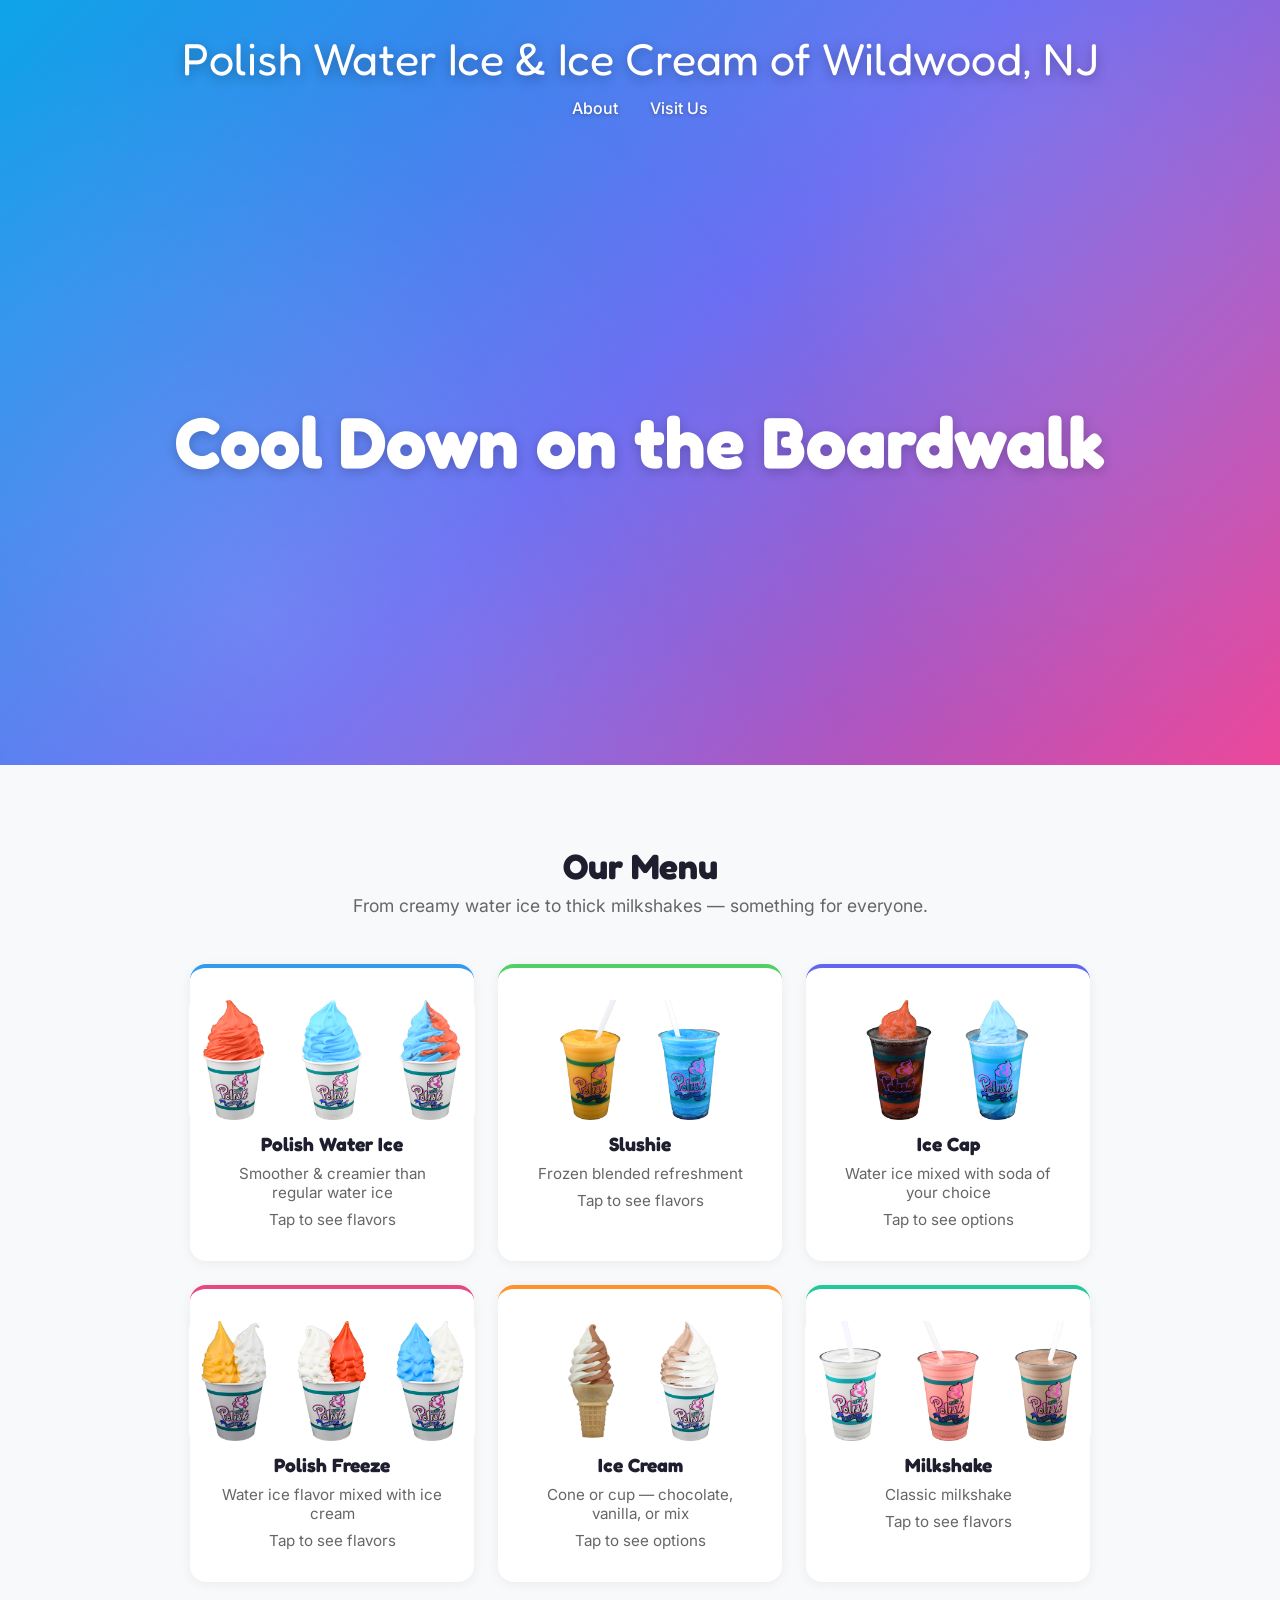
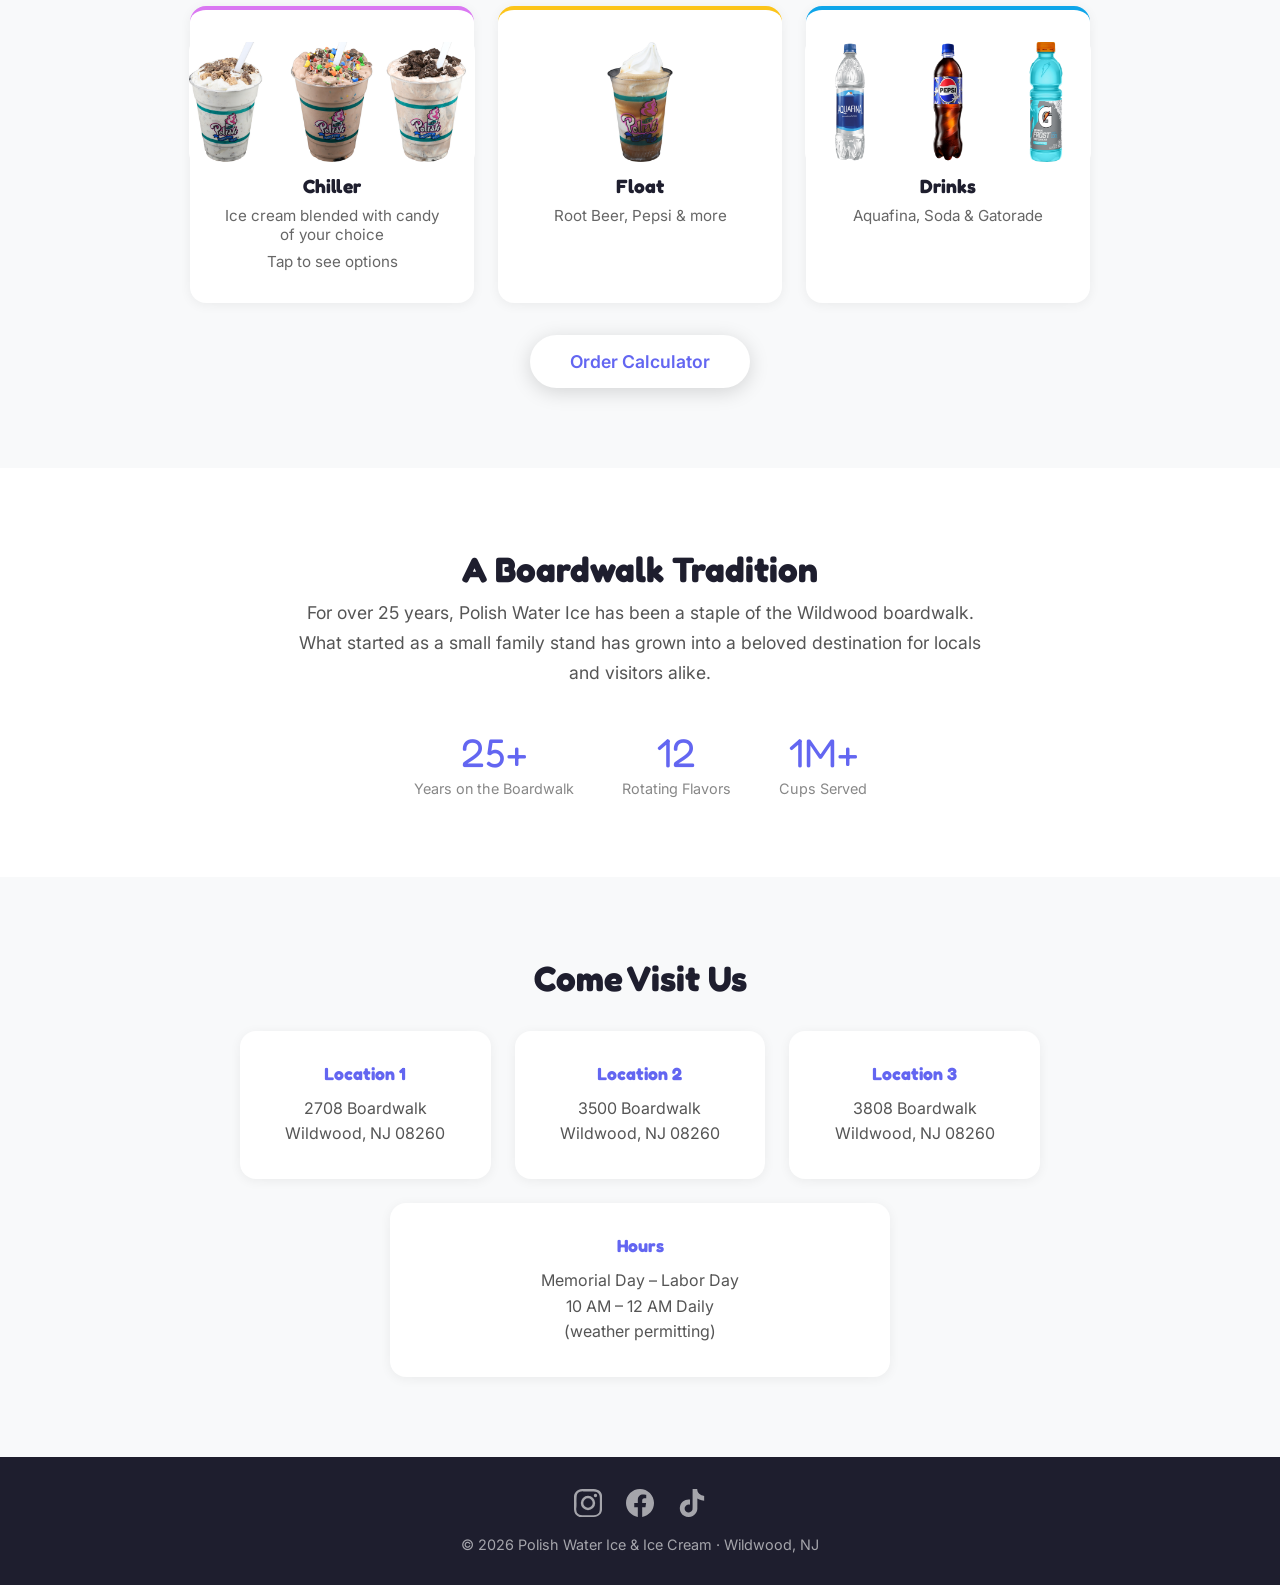
<file: index.html>
<!DOCTYPE html>
<html lang="en">
<head>
  <meta charset="UTF-8">
  <meta name="viewport" content="width=device-width, initial-scale=1.0">
  <title>Polish Water Ice | Wildwood NJ Boardwalk</title>
  <link rel="preconnect" href="https://fonts.googleapis.com">
  <link href="https://fonts.googleapis.com/css2?family=Fredoka+One&family=Inter:wght@400;500;600&display=swap" rel="stylesheet">
  <link rel="stylesheet" href="style.css">
</head>
<body>

  <header class="hero">
    <div class="hero-overlay"></div>
    <nav>
      <div class="logo">Polish Water Ice &amp; Ice Cream of Wildwood, NJ</div>
      <ul>
        <li><a href="#about">About</a></li>
        <li><a href="#visit">Visit Us</a></li>
      </ul>
    </nav>

    <div class="hero-content">
      <h1>Cool Down on the Boardwalk</h1>
    </div>
  </header>

  <section id="flavors" class="flavors">
    <h2>Our Menu</h2>
    <p class="section-sub">From creamy water ice to thick milkshakes &mdash; something for everyone.</p>
    <div class="flavor-grid">
      <div class="flavor-card flavor-card--featured flavor-card--expandable" style="--accent: #339af0;" onclick="this.classList.toggle('expanded')">
        <div class="flavor-images">
          <img src="images/water-ice-orange.png" alt="Orange Polish Water Ice">
          <img src="images/water-ice-blue.png" alt="Blue Raspberry Polish Water Ice">
          <img src="images/water-ice-swirl.png" alt="Swirl Polish Water Ice">
        </div>
        <h3>Polish Water Ice</h3>
        <p>Smoother &amp; creamier than regular water ice</p>
        <p class="flavor-tap-hint">Tap to see flavors</p>
        <div class="flavor-list">
          <span class="flavor-chip" style="--chip-color: #dc2626;">Cherry</span>
          <span class="flavor-chip" style="--chip-color: #2563eb;">Blue Raspberry</span>
          <span class="flavor-chip" style="--chip-color: #f472b6;">Watermelon</span>
          <span class="flavor-chip" style="--chip-color: #7dd3fc;">Cotton Candy</span>
          <span class="flavor-chip" style="--chip-color: #f59e0b;">Mango</span>
          <span class="flavor-chip" style="--chip-color: #fbbf24;">Pina Colada</span>
          <span class="flavor-chip" style="--chip-color: #22c55e;">Green Apple</span>
          <span class="flavor-chip" style="--chip-color: #eab308;">Lemon</span>
          <span class="flavor-chip" style="--chip-color: #78350f;">Chocolate</span>
        </div>
      </div>
      <div class="flavor-card flavor-card--featured flavor-card--expandable" style="--accent: #51cf66;" onclick="this.classList.toggle('expanded')">
        <div class="flavor-images">
          <img src="images/slushie-mango.png" alt="Mango Slushie">
          <img src="images/slushie-blue.png" alt="Blue Raspberry Slushie">
        </div>
        <h3>Slushie</h3>
        <p>Frozen blended refreshment</p>
        <p class="flavor-tap-hint">Tap to see flavors</p>
        <div class="flavor-list">
          <span class="flavor-chip" style="--chip-color: #dc2626;">Cherry</span>
          <span class="flavor-chip" style="--chip-color: #2563eb;">Blue Raspberry</span>
          <span class="flavor-chip" style="--chip-color: #f472b6;">Watermelon</span>
          <span class="flavor-chip" style="--chip-color: #7dd3fc;">Cotton Candy</span>
          <span class="flavor-chip" style="--chip-color: #f59e0b;">Mango</span>
          <span class="flavor-chip" style="--chip-color: #fbbf24;">Pina Colada</span>
          <span class="flavor-chip" style="--chip-color: #22c55e;">Green Apple</span>
          <span class="flavor-chip" style="--chip-color: #eab308;">Lemon</span>
          <span class="flavor-chip" style="--chip-color: #78350f;">Chocolate</span>
        </div>
      </div>
      <div class="flavor-card flavor-card--featured flavor-card--expandable" style="--accent: #6366f1;" onclick="this.classList.toggle('expanded')">
        <div class="flavor-images">
          <img src="images/ice-cap-orange.png" alt="Orange Ice Cap">
          <img src="images/ice-cap-blue.png" alt="Blue Ice Cap">
        </div>
        <h3>Ice Cap</h3>
        <p>Water ice mixed with soda of your choice</p>
        <p class="flavor-tap-hint">Tap to see options</p>
        <div class="flavor-list">
          <span class="flavor-chip" style="--chip-color: #dc2626;">Cherry</span>
          <span class="flavor-chip" style="--chip-color: #2563eb;">Blue Raspberry</span>
          <span class="flavor-chip" style="--chip-color: #f472b6;">Watermelon</span>
          <span class="flavor-chip" style="--chip-color: #7dd3fc;">Cotton Candy</span>
          <span class="flavor-chip" style="--chip-color: #f59e0b;">Mango</span>
          <span class="flavor-chip" style="--chip-color: #fbbf24;">Pina Colada</span>
          <span class="flavor-chip" style="--chip-color: #22c55e;">Green Apple</span>
          <span class="flavor-chip" style="--chip-color: #eab308;">Lemon</span>
          <span class="flavor-chip" style="--chip-color: #78350f;">Chocolate</span>
        </div>
        <div class="flavor-list-label">Soda Options</div>
        <div class="flavor-list flavor-list--always">
          <span class="flavor-chip" style="--chip-color: #1d4ed8;">Pepsi</span>
          <span class="flavor-chip" style="--chip-color: #6b7280;">Diet Pepsi</span>
          <span class="flavor-chip" style="--chip-color: #22c55e;">Starry</span>
          <span class="flavor-chip" style="--chip-color: #16a34a;">Mountain Dew</span>
          <span class="flavor-chip" style="--chip-color: #a3a3a3; color: #333;">Ginger Ale</span>
          <span class="flavor-chip" style="--chip-color: #ea580c;">Orange Crush</span>
          <span class="flavor-chip" style="--chip-color: #78350f;">Root Beer</span>
          <span class="flavor-chip" style="--chip-color: #f97316;">Gatorade</span>
        </div>
      </div>
      <div class="flavor-card flavor-card--featured flavor-card--expandable" style="--accent: #e64980;" onclick="this.classList.toggle('expanded')">
        <div class="flavor-images">
          <img src="images/freeze-mango.png" alt="Mango Polish Freeze">
          <img src="images/freeze-orange.png" alt="Orange Polish Freeze">
          <img src="images/freeze-blue.png" alt="Blue Raspberry Polish Freeze">
        </div>
        <h3>Polish Freeze</h3>
        <p>Water ice flavor mixed with ice cream</p>
        <p class="flavor-tap-hint">Tap to see flavors</p>
        <div class="flavor-list">
          <span class="flavor-chip" style="--chip-color: #dc2626;">Cherry</span>
          <span class="flavor-chip" style="--chip-color: #2563eb;">Blue Raspberry</span>
          <span class="flavor-chip" style="--chip-color: #f472b6;">Watermelon</span>
          <span class="flavor-chip" style="--chip-color: #7dd3fc;">Cotton Candy</span>
          <span class="flavor-chip" style="--chip-color: #f59e0b;">Mango</span>
          <span class="flavor-chip" style="--chip-color: #fbbf24;">Pina Colada</span>
          <span class="flavor-chip" style="--chip-color: #22c55e;">Green Apple</span>
          <span class="flavor-chip" style="--chip-color: #eab308;">Lemon</span>
          <span class="flavor-chip" style="--chip-color: #78350f;">Chocolate</span>
        </div>
      </div>
      <div class="flavor-card flavor-card--featured flavor-card--expandable" style="--accent: #ff922b;" onclick="this.classList.toggle('expanded')">
        <div class="flavor-images">
          <img src="images/ice-cream-swirl.png" alt="Vanilla Chocolate Swirl Ice Cream Cone">
          <img src="images/ice-cream-cup.png" alt="Ice Cream Cup Swirl">
        </div>
        <h3>Ice Cream</h3>
        <p>Cone or cup &mdash; chocolate, vanilla, or mix</p>
        <p class="flavor-tap-hint">Tap to see options</p>
        <div class="flavor-list">
          <span class="flavor-chip" style="--chip-color: #5c3a1e;">Chocolate</span>
          <span class="flavor-chip" style="--chip-color: #f5e6c8; color: #333;">Vanilla</span>
          <span class="flavor-chip" style="--chip-color: #a0724a;">Mix</span>
        </div>
      </div>
      <div class="flavor-card flavor-card--featured flavor-card--expandable" style="--accent: #20c997;" onclick="this.classList.toggle('expanded')">
        <div class="flavor-images">
          <img src="images/milkshake-vanilla.png" alt="Vanilla Milkshake">
          <img src="images/milkshake-strawberry.png" alt="Strawberry Milkshake">
          <img src="images/milkshake-chocolate.png" alt="Chocolate Milkshake">
        </div>
        <h3>Milkshake</h3>
        <p>Classic milkshake</p>
        <p class="flavor-tap-hint">Tap to see flavors</p>
        <div class="flavor-list">
          <span class="flavor-chip" style="--chip-color: #6b7280;">Cookies &amp; Cream</span>
          <span class="flavor-chip" style="--chip-color: #f5e6c8; color: #333;">Vanilla</span>
          <span class="flavor-chip" style="--chip-color: #5c3a1e;">Chocolate</span>
          <span class="flavor-chip" style="--chip-color: #4b5563;">Black &amp; White</span>
          <span class="flavor-chip" style="--chip-color: #f472b6;">Strawberry</span>
          <span class="flavor-chip" style="--chip-color: #facc15; color: #333;">Banana</span>
          <span class="flavor-chip" style="--chip-color: #78350f;">Root Beer</span>
          <span class="flavor-chip" style="--chip-color: #dc2626;">Cherry</span>
          <span class="flavor-chip" style="--chip-color: #2563eb;">Blue Raspberry</span>
          <span class="flavor-chip" style="--chip-color: #f472b6;">Watermelon</span>
          <span class="flavor-chip" style="--chip-color: #7dd3fc;">Cotton Candy</span>
          <span class="flavor-chip" style="--chip-color: #f59e0b;">Mango</span>
          <span class="flavor-chip" style="--chip-color: #fbbf24;">Pina Colada</span>

        </div>
      </div>
      <div class="flavor-card flavor-card--featured flavor-card--expandable" style="--accent: #da77f2;" onclick="this.classList.toggle('expanded')">
        <div class="flavor-images">
          <img src="images/chiller-cookie.png" alt="Cookie Chiller">
          <img src="images/chiller-mm.png" alt="M&M's Chiller">
          <img src="images/chiller-oreo.png" alt="Oreo Chiller">
        </div>
        <h3>Chiller</h3>
        <p>Ice cream blended with candy of your choice</p>
        <p class="flavor-tap-hint">Tap to see options</p>
        <div class="flavor-list">
          <span class="flavor-chip" style="--chip-color: #1e1e2e;">Oreo</span>
          <span class="flavor-chip" style="--chip-color: #b91c1c;">M&amp;M's</span>
          <span class="flavor-chip" style="--chip-color: #ea580c;">Reese's PB Cups</span>
          <span class="flavor-chip" style="--chip-color: #4a3728;">Snickers</span>
          <span class="flavor-chip" style="--chip-color: #f59e0b;">Reese's Pieces</span>
          <span class="flavor-chip" style="--chip-color: #eab308;">Butterfinger</span>
        </div>
      </div>
      <div class="flavor-card flavor-card--featured" style="--accent: #fcc419;">
        <div class="flavor-images">
          <img src="images/float-rootbeer.png" alt="Root Beer Float">
        </div>
        <h3>Float</h3>
        <p>Root Beer, Pepsi &amp; more</p>
      </div>
      <div class="flavor-card flavor-card--featured" style="--accent: #0ea5e9;">
        <div class="flavor-images">
          <img src="images/aquafina.png" alt="Aquafina 20oz Water Bottle">
          <img src="images/pepsi.png" alt="Soda 20oz Bottle">
          <img src="images/gatorade.png" alt="Gatorade 20oz Bottle">
        </div>
        <h3>Drinks</h3>
        <p>Aquafina, Soda &amp; Gatorade</p>
      </div>
    </div>
    <div style="text-align: center; margin-top: 2rem;">
      <a href="order.html" class="btn">Order Calculator</a>
    </div>
  </section>

  <section id="about" class="about">
    <div class="about-content">
      <h2>A Boardwalk Tradition</h2>
      <p>For over 25 years, Polish Water Ice has been a staple of the Wildwood boardwalk. What started as a small family stand has grown into a beloved destination for locals and visitors alike.</p>
      <div class="stats">
        <div class="stat">
          <span class="stat-number">25+</span>
          <span class="stat-label">Years on the Boardwalk</span>
        </div>
        <div class="stat">
          <span class="stat-number">12</span>
          <span class="stat-label">Rotating Flavors</span>
        </div>
        <div class="stat">
          <span class="stat-number">1M+</span>
          <span class="stat-label">Cups Served</span>
        </div>
      </div>
    </div>
  </section>

  <section id="visit" class="visit">
    <h2>Come Visit Us</h2>
    <div class="visit-grid">
      <div class="visit-card">
        <h3>Location 1</h3>
        <p>2708 Boardwalk<br>Wildwood, NJ 08260</p>
      </div>
      <div class="visit-card">
        <h3>Location 2</h3>
        <p>3500 Boardwalk<br>Wildwood, NJ 08260</p>
      </div>
      <div class="visit-card">
        <h3>Location 3</h3>
        <p>3808 Boardwalk<br>Wildwood, NJ 08260</p>
      </div>
    </div>
    <div class="visit-grid" style="margin-top: 1.5rem; max-width: 500px;">
      <div class="visit-card">
        <h3>Hours</h3>
        <p>Memorial Day &ndash; Labor Day<br>10 AM &ndash; 12 AM Daily<br>(weather permitting)</p>
      </div>
    </div>
  </section>

  <footer>
    <div class="social-links">
      <a href="https://www.instagram.com/polishwatericeww/" target="_blank" rel="noopener" aria-label="Instagram">
        <svg viewBox="0 0 24 24" width="28" height="28" fill="currentColor"><path d="M12 2.163c3.204 0 3.584.012 4.85.07 1.17.054 1.97.24 2.43.403a4.088 4.088 0 011.47.958c.453.453.78.898.958 1.47.163.46.349 1.26.404 2.43.058 1.266.07 1.646.07 4.85s-.012 3.584-.07 4.85c-.055 1.17-.241 1.97-.404 2.43a4.088 4.088 0 01-.958 1.47 4.088 4.088 0 01-1.47.958c-.46.163-1.26.349-2.43.404-1.266.058-1.646.07-4.85.07s-3.584-.012-4.85-.07c-1.17-.055-1.97-.241-2.43-.404a4.088 4.088 0 01-1.47-.958 4.088 4.088 0 01-.958-1.47c-.163-.46-.349-1.26-.404-2.43C2.175 15.584 2.163 15.204 2.163 12s.012-3.584.07-4.85c.055-1.17.241-1.97.404-2.43a4.088 4.088 0 01.958-1.47 4.088 4.088 0 011.47-.958c.46-.163 1.26-.349 2.43-.404C8.416 2.175 8.796 2.163 12 2.163M12 0C8.741 0 8.333.014 7.053.072 5.775.131 4.902.333 4.14.63a6.21 6.21 0 00-2.245 1.462A6.21 6.21 0 00.433 4.337C.136 5.1-.066 5.973-.007 7.251-.069 8.53-.081 8.938-.081 12.197s.014 3.668.072 4.948c.059 1.277.261 2.15.558 2.913a6.21 6.21 0 001.462 2.245 6.21 6.21 0 002.245 1.462c.762.297 1.636.499 2.913.558C8.333 23.986 8.741 24 12 24s3.668-.014 4.948-.072c1.277-.059 2.15-.261 2.913-.558a6.21 6.21 0 002.245-1.462 6.21 6.21 0 001.462-2.245c.297-.762.499-1.636.558-2.913.058-1.28.072-1.688.072-4.948s-.014-3.668-.072-4.948c-.059-1.277-.261-2.15-.558-2.913a6.21 6.21 0 00-1.462-2.245A6.21 6.21 0 0019.86.63C19.1.333 18.226.131 16.948.072 15.668.014 15.259 0 12 0zm0 5.838a6.162 6.162 0 100 12.324 6.162 6.162 0 000-12.324zM12 16a4 4 0 110-8 4 4 0 010 8zm6.406-11.845a1.44 1.44 0 100 2.881 1.44 1.44 0 000-2.881z"/></svg>
      </a>
      <a href="https://www.facebook.com/polishwatericeww/" target="_blank" rel="noopener" aria-label="Facebook">
        <svg viewBox="0 0 24 24" width="28" height="28" fill="currentColor"><path d="M24 12.073c0-6.627-5.373-12-12-12s-12 5.373-12 12c0 5.99 4.388 10.954 10.125 11.854v-8.385H7.078v-3.47h3.047V9.43c0-3.007 1.792-4.669 4.533-4.669 1.312 0 2.686.235 2.686.235v2.953H15.83c-1.491 0-1.956.925-1.956 1.874v2.25h3.328l-.532 3.47h-2.796v8.385C19.612 23.027 24 18.062 24 12.073z"/></svg>
      </a>
      <a href="https://www.tiktok.com/@polishwatericeww" target="_blank" rel="noopener" aria-label="TikTok">
        <svg viewBox="0 0 24 24" width="28" height="28" fill="currentColor"><path d="M12.525.02c1.31-.02 2.61-.01 3.91-.02.08 1.53.63 3.09 1.75 4.17 1.12 1.11 2.7 1.62 4.24 1.79v4.03c-1.44-.05-2.89-.35-4.2-.97-.57-.26-1.1-.59-1.62-.93-.01 2.92.01 5.84-.02 8.75-.08 1.4-.54 2.79-1.35 3.94-1.31 1.92-3.58 3.17-5.91 3.21-1.43.08-2.86-.31-4.08-1.03-2.02-1.19-3.44-3.37-3.65-5.71-.02-.5-.03-1-.01-1.49.18-1.9 1.12-3.72 2.58-4.96 1.66-1.44 3.98-2.13 6.15-1.72.02 1.48-.04 2.96-.04 4.44-.99-.32-2.15-.23-3.02.37-.63.41-1.11 1.04-1.36 1.75-.21.51-.15 1.07-.14 1.61.24 1.64 1.82 3.02 3.5 2.87 1.12-.01 2.19-.66 2.77-1.61.19-.33.4-.67.41-1.06.1-1.79.06-3.57.07-5.36.01-4.03-.01-8.05.02-12.07z"/></svg>
      </a>
    </div>
    <p>&copy; 2026 Polish Water Ice &amp; Ice Cream &middot; Wildwood, NJ</p>
  </footer>

</body>
</html>
</file>
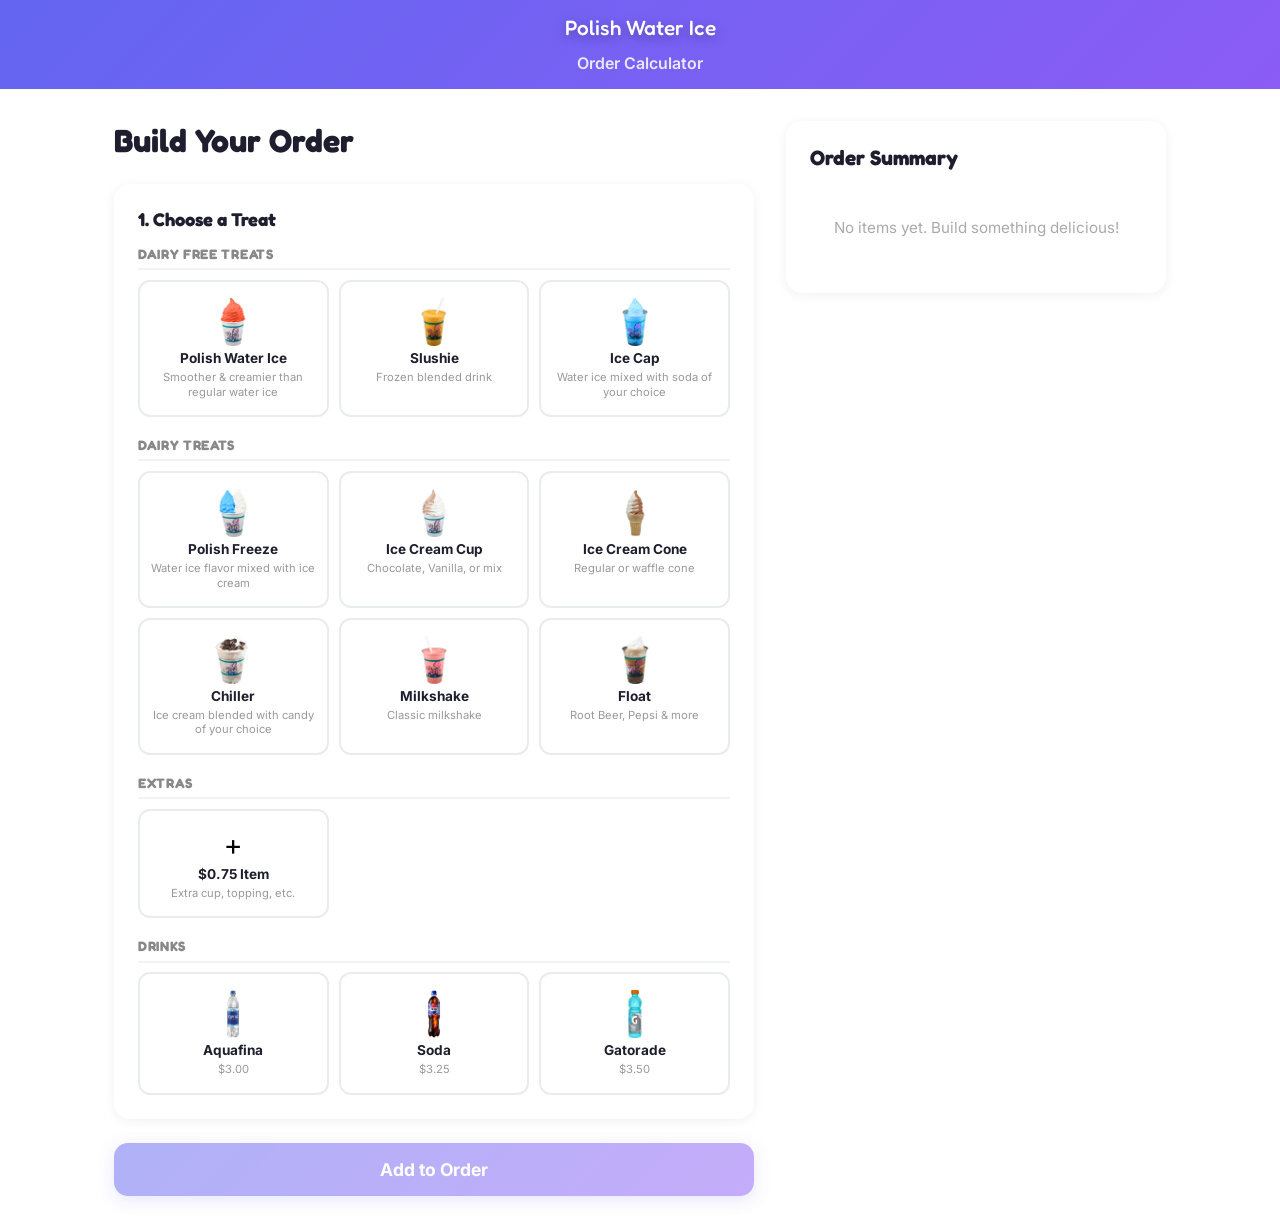
<file: order.html>
<!DOCTYPE html>
<html lang="en">
<head>
  <meta charset="UTF-8">
  <meta name="viewport" content="width=device-width, initial-scale=1.0">
  <title>Order Calculator | Polish Water Ice</title>
  <link rel="preconnect" href="https://fonts.googleapis.com">
  <link href="https://fonts.googleapis.com/css2?family=Fredoka+One&family=Inter:wght@400;500;600;700&display=swap" rel="stylesheet">
  <link rel="stylesheet" href="style.css">
  <link rel="stylesheet" href="order.css">
</head>
<body>

  <nav class="order-nav">
    <a href="index.html" class="logo">Polish Water Ice</a>
    <span class="nav-title">Order Calculator</span>
  </nav>

  <main class="order-app">
    <div class="order-builder">
      <h1>Build Your Order</h1>

      <!-- Step 1: Category -->
      <div class="builder-card">
        <h2>1. Choose a Treat</h2>

        <div class="category-group">
          <h3 class="category-label">Dairy Free Treats</h3>
          <div class="category-options">
            <button class="cat-btn" data-category="water-ice">
              <img class="cat-img" src="images/water-ice-orange.png" alt="Polish Water Ice">
              <span class="cat-name">Polish Water Ice</span>
              <span class="cat-desc">Smoother & creamier than regular water ice</span>
            </button>
            <button class="cat-btn" data-category="slushie">
              <img class="cat-img" src="images/slushie-mango.png" alt="Slushie">
              <span class="cat-name">Slushie</span>
              <span class="cat-desc">Frozen blended drink</span>
            </button>
            <button class="cat-btn" data-category="ice-cap">
              <img class="cat-img" src="images/ice-cap-blue.png" alt="Ice Cap">
              <span class="cat-name">Ice Cap</span>
              <span class="cat-desc">Water ice mixed with soda of your choice</span>
            </button>
          </div>
        </div>

        <div class="category-group">
          <h3 class="category-label">Dairy Treats</h3>
          <div class="category-options">
            <button class="cat-btn" data-category="polish-freeze">
              <img class="cat-img" src="images/freeze-blue.png" alt="Polish Freeze">
              <span class="cat-name">Polish Freeze</span>
              <span class="cat-desc">Water ice flavor mixed with ice cream</span>
            </button>
            <button class="cat-btn" data-category="ice-cream-cup">
              <img class="cat-img" src="images/ice-cream-cup.png" alt="Ice Cream Cup">
              <span class="cat-name">Ice Cream Cup</span>
              <span class="cat-desc">Chocolate, Vanilla, or mix</span>
            </button>
            <button class="cat-btn" data-category="ice-cream-cone">
              <img class="cat-img" src="images/ice-cream-swirl.png" alt="Ice Cream Cone">
              <span class="cat-name">Ice Cream Cone</span>
              <span class="cat-desc">Regular or waffle cone</span>
            </button>
            <button class="cat-btn" data-category="chiller">
              <img class="cat-img" src="images/chiller-oreo.png" alt="Chiller">
              <span class="cat-name">Chiller</span>
              <span class="cat-desc">Ice cream blended with candy of your choice</span>
            </button>
            <button class="cat-btn" data-category="milkshake">
              <img class="cat-img" src="images/milkshake-strawberry.png" alt="Milkshake">
              <span class="cat-name">Milkshake</span>
              <span class="cat-desc">Classic milkshake</span>
            </button>
            <button class="cat-btn" data-category="float">
              <img class="cat-img" src="images/float-rootbeer.png" alt="Float">
              <span class="cat-name">Float</span>
              <span class="cat-desc">Root Beer, Pepsi & more</span>
            </button>
          </div>
        </div>

        <div class="category-group">
          <h3 class="category-label">Extras</h3>
          <div class="category-options">
            <button class="cat-btn" data-category="extra-item">
              <span class="cat-emoji">+</span>
              <span class="cat-name">$0.75 Item</span>
              <span class="cat-desc">Extra cup, topping, etc.</span>
            </button>
          </div>
        </div>

        <div class="category-group">
          <h3 class="category-label">Drinks</h3>
          <div class="category-options">
            <button class="cat-btn" data-category="aquafina">
              <img class="cat-img" src="images/aquafina.png" alt="Aquafina">
              <span class="cat-name">Aquafina</span>
              <span class="cat-desc">$3.00</span>
            </button>
            <button class="cat-btn" data-category="pepsi">
              <img class="cat-img" src="images/pepsi.png" alt="Pepsi">
              <span class="cat-name">Soda</span>
              <span class="cat-desc">$3.25</span>
            </button>
            <button class="cat-btn" data-category="gatorade">
              <img class="cat-img" src="images/gatorade.png" alt="Gatorade">
              <span class="cat-name">Gatorade</span>
              <span class="cat-desc">$3.50</span>
            </button>
          </div>
        </div>
      </div>

      <!-- Step 2: Size (dynamic) -->
      <div class="builder-card" id="sizeCard" style="display:none;">
        <h2>2. Pick a Size</h2>
        <div class="size-options" id="sizeOptions"></div>
      </div>

      <!-- Step 3: Cone type (ice cream cone only) -->
      <div class="builder-card" id="coneCard" style="display:none;">
        <h2>2. Cone Type</h2>
        <div class="size-options" id="coneOptions"></div>
      </div>

      <!-- Step 4: Add-ons -->
      <div class="builder-card" id="addonsCard" style="display:none;">
        <h2 id="addonsTitle">3. Add-ons</h2>
        <div class="topping-options" id="addonOptions"></div>
      </div>

      <!-- Step 5: Quantity -->
      <div class="builder-card" id="qtyCard" style="display:none;">
        <h2 id="qtyTitle">3. Quantity</h2>
        <div class="qty-control">
          <button class="qty-btn" id="qtyMinus">-</button>
          <span class="qty-value" id="qtyValue">1</span>
          <button class="qty-btn" id="qtyPlus">+</button>
        </div>
      </div>

      <button class="add-to-order-btn" id="addToOrder" disabled>Add to Order</button>
    </div>

    <div class="order-summary">
      <h2>Order Summary</h2>
      <div class="order-items" id="orderItems">
        <p class="empty-order">No items yet. Build something delicious!</p>
      </div>
      <div class="order-totals" id="orderTotals" style="display:none;">
        <div class="total-row total-final">
          <span>Total (tax included)</span>
          <span id="total">$0.00</span>
        </div>
      </div>
      <button class="clear-order-btn" id="clearOrder" style="display:none;">Clear Order</button>
    </div>
  </main>

  <script src="order.js"></script>
</body>
</html>
</file>
<file: style.css>
* {
  margin: 0;
  padding: 0;
  box-sizing: border-box;
}

body {
  font-family: 'Inter', sans-serif;
  color: #2b2b2b;
  background: #fff;
}

h1, h2, h3, .logo {
  font-family: 'Fredoka One', cursive;
}

/* Nav */
nav {
  display: flex;
  flex-direction: column;
  align-items: center;
  padding: 2rem 2rem 1rem;
  position: relative;
  z-index: 2;
  gap: 0.75rem;
}

.logo {
  font-size: clamp(1.8rem, 4vw, 2.8rem);
  color: #fff;
  text-shadow: 0 3px 12px rgba(0,0,0,0.3);
  text-align: center;
  line-height: 1.2;
}

nav ul {
  list-style: none;
  display: flex;
  gap: 2rem;
}

nav a {
  color: #fff;
  text-decoration: none;
  font-weight: 500;
  text-shadow: 0 1px 4px rgba(0,0,0,0.3);
  transition: opacity 0.2s;
}

nav a:hover {
  opacity: 0.8;
}

/* Hero */
.hero {
  position: relative;
  min-height: 85vh;
  display: flex;
  flex-direction: column;
  background: linear-gradient(135deg, #0ea5e9, #6366f1, #ec4899);
  overflow: hidden;
}

.hero-overlay {
  position: absolute;
  inset: 0;
  background:
    radial-gradient(circle at 20% 80%, rgba(255,255,255,0.15) 0%, transparent 50%),
    radial-gradient(circle at 80% 20%, rgba(255,255,255,0.1) 0%, transparent 50%);
}

.hero-content {
  flex: 1;
  display: flex;
  flex-direction: column;
  justify-content: center;
  align-items: center;
  text-align: center;
  padding: 2rem;
  position: relative;
  z-index: 2;
}

.hero h1 {
  font-size: clamp(2.5rem, 6vw, 4.5rem);
  color: #fff;
  text-shadow: 0 3px 12px rgba(0,0,0,0.2);
  margin-bottom: 1rem;
}

.hero p {
  font-size: 1.25rem;
  color: rgba(255,255,255,0.9);
  max-width: 500px;
  margin-bottom: 2rem;
}

.btn {
  display: inline-block;
  padding: 1rem 2.5rem;
  background: #fff;
  color: #6366f1;
  font-weight: 600;
  font-size: 1.1rem;
  border-radius: 50px;
  text-decoration: none;
  box-shadow: 0 4px 20px rgba(0,0,0,0.15);
  transition: transform 0.2s, box-shadow 0.2s;
}

.btn:hover {
  transform: translateY(-2px);
  box-shadow: 0 6px 25px rgba(0,0,0,0.2);
}

.btn-secondary {
  background: transparent;
  color: #fff;
  border: 2px solid rgba(255,255,255,0.7);
  margin-left: 0.75rem;
}

.btn-secondary:hover {
  background: rgba(255,255,255,0.15);
}

/* Sections */
section {
  padding: 5rem 2rem;
}

section h2 {
  text-align: center;
  font-size: 2.2rem;
  margin-bottom: 0.5rem;
  color: #1e1e2e;
}

.section-sub {
  text-align: center;
  color: #666;
  margin-bottom: 3rem;
  font-size: 1.1rem;
}

/* Flavors */
.flavors {
  background: #f8f9fa;
}

.flavor-grid {
  display: grid;
  grid-template-columns: repeat(auto-fit, minmax(250px, 1fr));
  gap: 1.5rem;
  max-width: 900px;
  margin: 0 auto;
}

.flavor-card {
  background: #fff;
  border-radius: 16px;
  padding: 2rem;
  text-align: center;
  box-shadow: 0 2px 12px rgba(0,0,0,0.06);
  border-top: 4px solid var(--accent, #6366f1);
  transition: transform 0.2s, box-shadow 0.2s;
}

.flavor-card:hover {
  transform: translateY(-4px);
  box-shadow: 0 8px 24px rgba(0,0,0,0.1);
}

.flavor-icon {
  font-size: 3rem;
  margin-bottom: 0.75rem;
}

/* Featured card with images */
.flavor-images {
  display: flex;
  justify-content: center;
  align-items: flex-end;
  gap: 0.5rem;
  margin-bottom: 0.75rem;
}

.flavor-images img {
  height: 120px;
  width: auto;
  object-fit: contain;
  border-radius: 8px;
  transition: transform 0.2s;
}

.flavor-images img:hover {
  transform: scale(1.1);
}

.flavor-card h3 {
  font-size: 1.2rem;
  margin-bottom: 0.5rem;
  color: #1e1e2e;
}

.flavor-card p {
  color: #666;
  font-size: 0.95rem;
}

/* Expandable flavor card */
.flavor-card--expandable {
  cursor: pointer;
}

.flavor-tap-hint {
  font-size: 0.8rem;
  color: #999;
  margin-top: 0.5rem;
  transition: opacity 0.3s;
}

.flavor-card--expandable.expanded .flavor-tap-hint {
  opacity: 0;
  height: 0;
  margin: 0;
  overflow: hidden;
}

.flavor-list {
  display: flex;
  flex-wrap: wrap;
  justify-content: center;
  gap: 0.5rem;
  max-height: 0;
  overflow: hidden;
  opacity: 0;
  transition: max-height 0.4s ease, opacity 0.3s ease, margin-top 0.3s ease;
  margin-top: 0;
}

.flavor-card--expandable.expanded .flavor-list {
  max-height: 300px;
  opacity: 1;
  margin-top: 1rem;
}

.flavor-chip {
  display: inline-block;
  padding: 0.4rem 0.9rem;
  border-radius: 20px;
  font-size: 0.85rem;
  font-weight: 600;
  color: #fff;
  background: var(--chip-color, #6366f1);
}

.flavor-list-label {
  font-family: 'Fredoka One', cursive;
  font-size: 0.85rem;
  color: #888;
  max-height: 0;
  overflow: hidden;
  opacity: 0;
  transition: max-height 0.4s ease, opacity 0.3s ease, margin-top 0.3s ease;
  margin-top: 0;
}

.flavor-card--expandable.expanded .flavor-list-label {
  max-height: 40px;
  opacity: 1;
  margin-top: 0.75rem;
}

.flavor-list--always {
  display: flex;
  flex-wrap: wrap;
  justify-content: center;
  gap: 0.5rem;
  max-height: 0;
  overflow: hidden;
  opacity: 0;
  transition: max-height 0.4s ease, opacity 0.3s ease, margin-top 0.3s ease;
  margin-top: 0;
}

.flavor-card--expandable.expanded .flavor-list--always {
  max-height: 300px;
  opacity: 1;
  margin-top: 0.5rem;
}

/* About */
.about {
  background: #fff;
}

.about-content {
  max-width: 700px;
  margin: 0 auto;
  text-align: center;
}

.about-content p {
  color: #555;
  font-size: 1.1rem;
  line-height: 1.7;
  margin-bottom: 1rem;
}

.stats {
  display: flex;
  justify-content: center;
  gap: 3rem;
  margin-top: 2.5rem;
  flex-wrap: wrap;
}

.stat {
  display: flex;
  flex-direction: column;
}

.stat-number {
  font-family: 'Fredoka One', cursive;
  font-size: 2.5rem;
  color: #6366f1;
}

.stat-label {
  color: #888;
  font-size: 0.9rem;
  margin-top: 0.25rem;
}

/* Visit */
.visit {
  background: #f8f9fa;
}

.visit-grid {
  display: grid;
  grid-template-columns: repeat(auto-fit, minmax(220px, 1fr));
  gap: 1.5rem;
  max-width: 800px;
  margin: 2rem auto 0;
}

.visit-card {
  background: #fff;
  border-radius: 16px;
  padding: 2rem;
  text-align: center;
  box-shadow: 0 2px 12px rgba(0,0,0,0.06);
}

.visit-card h3 {
  color: #6366f1;
  margin-bottom: 0.75rem;
  font-size: 1.1rem;
}

.visit-card p {
  color: #555;
  line-height: 1.6;
}

/* Footer */
footer {
  text-align: center;
  padding: 2rem;
  background: #1e1e2e;
  color: rgba(255,255,255,0.6);
  font-size: 0.9rem;
}

.social-links {
  display: flex;
  justify-content: center;
  gap: 1.5rem;
  margin-bottom: 1rem;
}

.social-links a {
  color: rgba(255,255,255,0.6);
  transition: color 0.2s, transform 0.2s;
}

.social-links a:hover {
  color: #fff;
  transform: scale(1.15);
}

/* Mobile */
@media (max-width: 600px) {
  nav {
    padding: 1rem 1.5rem;
  }

  nav ul {
    gap: 1rem;
  }

  nav a {
    font-size: 0.9rem;
  }

  .stats {
    gap: 2rem;
  }
}
</file>
<file: order.css>
/* Order Nav */
.order-nav {
  display: flex;
  align-items: center;
  justify-content: space-between;
  padding: 1rem 2rem;
  background: linear-gradient(135deg, #6366f1, #8b5cf6);
  color: #fff;
}

.order-nav .logo {
  color: #fff;
  text-decoration: none;
  font-size: 1.3rem;
}

.nav-title {
  font-weight: 600;
  font-size: 1rem;
  opacity: 0.85;
}

/* Layout */
.order-app {
  display: grid;
  grid-template-columns: 1fr 380px;
  gap: 2rem;
  max-width: 1100px;
  margin: 2rem auto;
  padding: 0 1.5rem;
  align-items: start;
}

.order-builder h1 {
  font-family: 'Fredoka One', cursive;
  font-size: 2rem;
  margin-bottom: 1.5rem;
  color: #1e1e2e;
}

/* Builder Cards */
.builder-card {
  background: #fff;
  border-radius: 16px;
  padding: 1.5rem;
  margin-bottom: 1.5rem;
  box-shadow: 0 2px 12px rgba(0,0,0,0.06);
}

.builder-card h2 {
  font-family: 'Fredoka One', cursive;
  font-size: 1.15rem;
  text-align: left;
  margin-bottom: 1rem;
  color: #1e1e2e;
}

.optional-tag {
  font-family: 'Inter', sans-serif;
  font-size: 0.75rem;
  font-weight: 500;
  background: #e9ecef;
  color: #868e96;
  padding: 0.15rem 0.5rem;
  border-radius: 20px;
  vertical-align: middle;
}

/* Category Groups */
.category-group {
  margin-bottom: 1.25rem;
}

.category-group:last-child {
  margin-bottom: 0;
}

.category-label {
  font-family: 'Fredoka One', cursive;
  font-size: 0.85rem;
  text-transform: uppercase;
  letter-spacing: 0.05em;
  color: #888;
  margin-bottom: 0.6rem;
  padding-bottom: 0.4rem;
  border-bottom: 2px solid #f1f3f5;
}

.category-options {
  display: grid;
  grid-template-columns: repeat(3, 1fr);
  gap: 0.6rem;
}

.cat-btn {
  display: flex;
  flex-direction: column;
  align-items: center;
  gap: 0.25rem;
  padding: 1rem 0.5rem;
  border: 2px solid #e9ecef;
  border-radius: 12px;
  background: #fff;
  cursor: pointer;
  transition: all 0.2s;
  font-family: 'Inter', sans-serif;
  text-align: center;
}

.cat-btn:hover {
  border-color: #c5c6f7;
  background: #f8f8ff;
}

.cat-btn.active {
  border-color: #6366f1;
  background: #eef2ff;
  box-shadow: 0 0 0 1px #6366f1;
}

.cat-emoji {
  font-size: 1.8rem;
}

.cat-img {
  height: 48px;
  width: auto;
  object-fit: contain;
}

.cat-name {
  font-weight: 700;
  font-size: 0.85rem;
  color: #1e1e2e;
}

.cat-desc {
  font-size: 0.7rem;
  color: #999;
  line-height: 1.3;
}

/* Size Buttons */
.size-options {
  display: grid;
  grid-template-columns: repeat(auto-fit, minmax(120px, 1fr));
  gap: 0.75rem;
}

.size-btn {
  display: flex;
  flex-direction: column;
  align-items: center;
  gap: 0.35rem;
  padding: 1rem 0.5rem;
  border: 2px solid #e9ecef;
  border-radius: 12px;
  background: #fff;
  cursor: pointer;
  transition: all 0.2s;
  font-family: 'Inter', sans-serif;
}

.size-btn:hover {
  border-color: #c5c6f7;
  background: #f8f8ff;
}

.size-btn.active {
  border-color: #6366f1;
  background: #eef2ff;
}

.size-icon {
  font-family: 'Fredoka One', cursive;
  font-size: 1.5rem;
  color: #6366f1;
}

.size-label {
  font-size: 0.85rem;
  font-weight: 600;
  color: #333;
}

.size-detail {
  font-size: 0.72rem;
  color: #aaa;
}

.size-price {
  font-size: 0.8rem;
  color: #888;
}

/* Topping / Add-on Buttons */
.topping-options {
  display: grid;
  grid-template-columns: repeat(auto-fit, minmax(140px, 1fr));
  gap: 0.6rem;
}

.topping-btn {
  padding: 0.65rem 0.5rem;
  border: 2px solid #e9ecef;
  border-radius: 10px;
  background: #fff;
  cursor: pointer;
  font-size: 0.82rem;
  font-family: 'Inter', sans-serif;
  font-weight: 500;
  transition: all 0.2s;
}

.topping-btn:hover {
  border-color: #c5c6f7;
  background: #f8f8ff;
}

.topping-btn.active {
  border-color: #6366f1;
  background: #eef2ff;
  box-shadow: 0 0 0 1px #6366f1;
}

/* Quantity */
.qty-control {
  display: flex;
  align-items: center;
  gap: 1.25rem;
  justify-content: center;
}

.qty-btn {
  width: 44px;
  height: 44px;
  border-radius: 50%;
  border: 2px solid #e9ecef;
  background: #fff;
  font-size: 1.4rem;
  font-weight: 700;
  cursor: pointer;
  display: flex;
  align-items: center;
  justify-content: center;
  transition: all 0.2s;
  color: #6366f1;
  font-family: 'Inter', sans-serif;
}

.qty-btn:hover {
  border-color: #6366f1;
  background: #eef2ff;
}

.qty-value {
  font-family: 'Fredoka One', cursive;
  font-size: 1.8rem;
  min-width: 2.5rem;
  text-align: center;
  color: #1e1e2e;
}

/* Add to Order */
.add-to-order-btn {
  width: 100%;
  padding: 1rem;
  border: none;
  border-radius: 14px;
  background: linear-gradient(135deg, #6366f1, #8b5cf6);
  color: #fff;
  font-size: 1.1rem;
  font-weight: 700;
  font-family: 'Inter', sans-serif;
  cursor: pointer;
  transition: all 0.2s;
  box-shadow: 0 4px 15px rgba(99, 102, 241, 0.3);
}

.add-to-order-btn:hover:not(:disabled) {
  transform: translateY(-2px);
  box-shadow: 0 6px 20px rgba(99, 102, 241, 0.4);
}

.add-to-order-btn:disabled {
  opacity: 0.5;
  cursor: not-allowed;
}

/* Order Summary */
.order-summary {
  background: #fff;
  border-radius: 16px;
  padding: 1.5rem;
  box-shadow: 0 2px 12px rgba(0,0,0,0.06);
  position: sticky;
  top: 2rem;
}

.order-summary h2 {
  font-family: 'Fredoka One', cursive;
  font-size: 1.3rem;
  text-align: left;
  margin-bottom: 1rem;
  color: #1e1e2e;
}

.empty-order {
  text-align: center;
  color: #aaa;
  padding: 2rem 0;
  font-size: 0.95rem;
}

/* Order Items */
.order-item {
  display: flex;
  justify-content: space-between;
  align-items: flex-start;
  padding: 0.85rem 0;
  border-bottom: 1px solid #f1f3f5;
}

.order-item:last-child {
  border-bottom: none;
}

.item-details {
  flex: 1;
}

.item-name {
  font-weight: 600;
  font-size: 0.95rem;
  color: #1e1e2e;
}

.item-meta {
  font-size: 0.8rem;
  color: #888;
  margin-top: 0.2rem;
}

.item-price {
  font-weight: 700;
  color: #1e1e2e;
  white-space: nowrap;
  margin-left: 1rem;
}

.item-remove {
  background: none;
  border: none;
  color: #e03131;
  cursor: pointer;
  font-size: 0.8rem;
  font-weight: 600;
  margin-left: 0.75rem;
  padding: 0.2rem 0.4rem;
  border-radius: 6px;
  transition: background 0.2s;
  font-family: 'Inter', sans-serif;
}

.item-remove:hover {
  background: #fff5f5;
}

/* Totals */
.order-totals {
  border-top: 2px solid #f1f3f5;
  margin-top: 0.75rem;
  padding-top: 0.75rem;
}

.total-row {
  display: flex;
  justify-content: space-between;
  padding: 0.4rem 0;
  font-size: 0.95rem;
  color: #555;
}

.total-final {
  font-weight: 700;
  font-size: 1.15rem;
  color: #1e1e2e;
  padding-top: 0.6rem;
  border-top: 2px solid #e9ecef;
  margin-top: 0.4rem;
}

.clear-order-btn {
  width: 100%;
  padding: 0.7rem;
  margin-top: 1rem;
  border: 2px solid #e9ecef;
  border-radius: 10px;
  background: #fff;
  color: #e03131;
  font-weight: 600;
  font-size: 0.9rem;
  cursor: pointer;
  transition: all 0.2s;
  font-family: 'Inter', sans-serif;
}

.clear-order-btn:hover {
  border-color: #e03131;
  background: #fff5f5;
}

/* Responsive */
@media (max-width: 768px) {
  .order-app {
    grid-template-columns: 1fr;
  }

  .order-summary {
    position: static;
  }

  .category-options {
    grid-template-columns: repeat(2, 1fr);
  }
}
</file>
